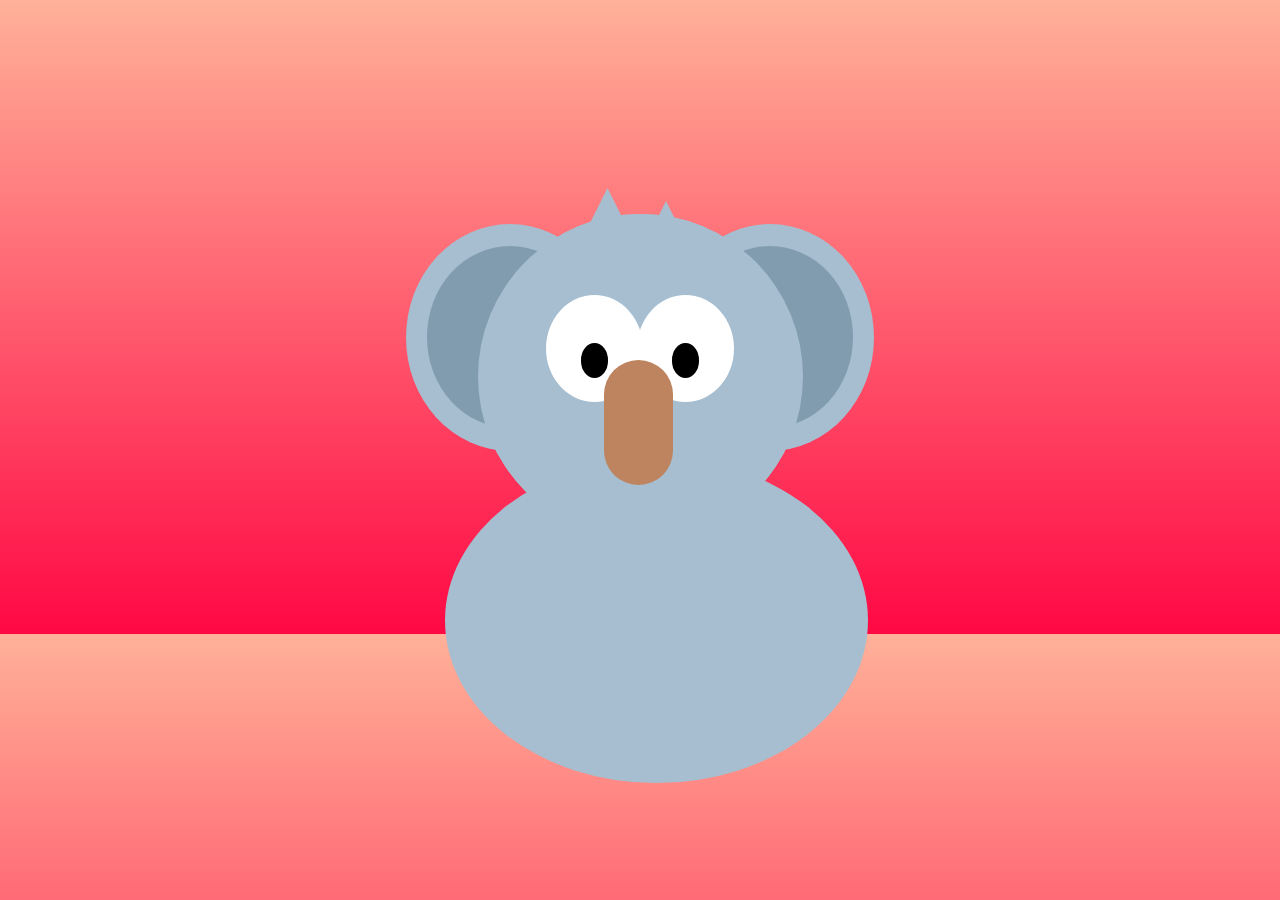
<file: kaola/index.html>
<!DOCTYPE html>
<html lang="en" dir="ltr">
  <head>
    <meta charset="utf-8" name="viewport" width="device-width initial-scale=1">
    <link href="index.css" type="text/css" rel="stylesheet"/>
    <title></title>
  </head>
  <body>
    <div class="box">
		<div class="head">
			<div class="head-copy"></div>
			<div class="ear-left">
				<div class="inner-ear">
						
				</div>
			</div>
			<div class="ear-right">
				<div class="inner-ear">
						
				</div>
			</div>
			<div class="eye-left">
				<div class="pupil">
						
				</div>
			</div>
			<div class="eye-right">
				<div class="pupil">
						
				</div>
			</div>
			<div class="nose">
					
			</div>
			<div class="hair-left">
					
			</div>
			<div class="hair-right">
					
			</div>
			<div class="body1">
				
			</div>
		</div>
		
	</div>
  </body>
</html>
</file>
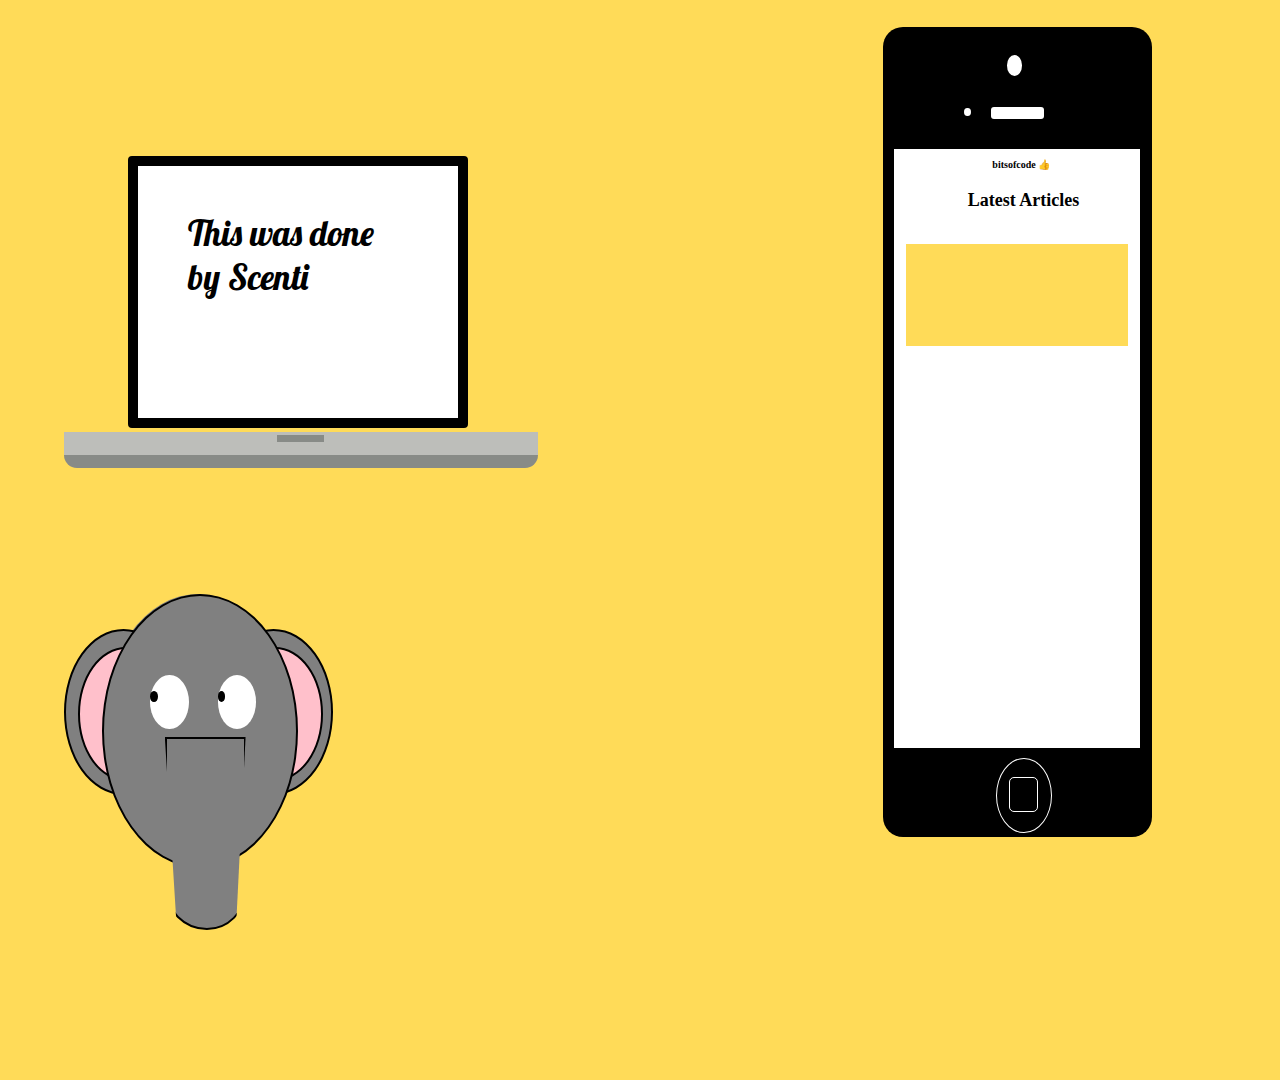
<file: laptop with writing/index.html>
<!DOCTYPE html>
<html lang="en" dir="ltr">
  <head>
    <meta charset="utf-8" name="viewport" width="device-width initial-scale=1">
    <link rel="stylesheet" type="text/css" href="index.css" />
    <link href="https://fonts.googleapis.com/css?family=Lobster" rel="stylesheet">
    <title></title>
  </head>
  <body>
      <div class="head">
            <div class="rectangle">
                <p class="text"> This was done by Scenti </p>
                </div>
                <div class="rectangle2">
                    <div class="rectangle2-1"></div>
                </div>
                <div class="rectangle3"></div>
      </div>
      <div class="phone">
          <div class="square">
              <div class="big-circle"></div>
              <div class="small-circle"></div>
              <div class="long-line"> </div>
              <div class="box1">
                    <p class="inside-text1"> bitsofcode 👍</p> <br/>
                    <p class="inside-text2"> Latest Articles</p>
                    <div class="yellow">
                        <div class="inside-text3"></div>
                    </div>
              </div>
              <div class="border-circle">
                  <div class="box-circle"></div>
              </div>
          </div>
      </div>
      <div class="clown-body">
        <div class="clown">
            <div class="clown-copy"></div>
            <div class="left-ear">
                <div class="inner-ear"></div>
            </div>
            <div class="right-ear">
                <div class="inner-ear"></div>
            </div>
             <div class="left-eye">
                 <div class="pupil"></div>
                 <div class="pupil-1"></div>
             </div>
             <div class="right-eye">
                <div class="pupil"></div>
                <div class="pupil-1"></div>
            </div>
            <div class="trunk"></div>
            <div class="trunk-shadow"></div>
        </div>
      </div>
      
  </body>
</html>
</file>
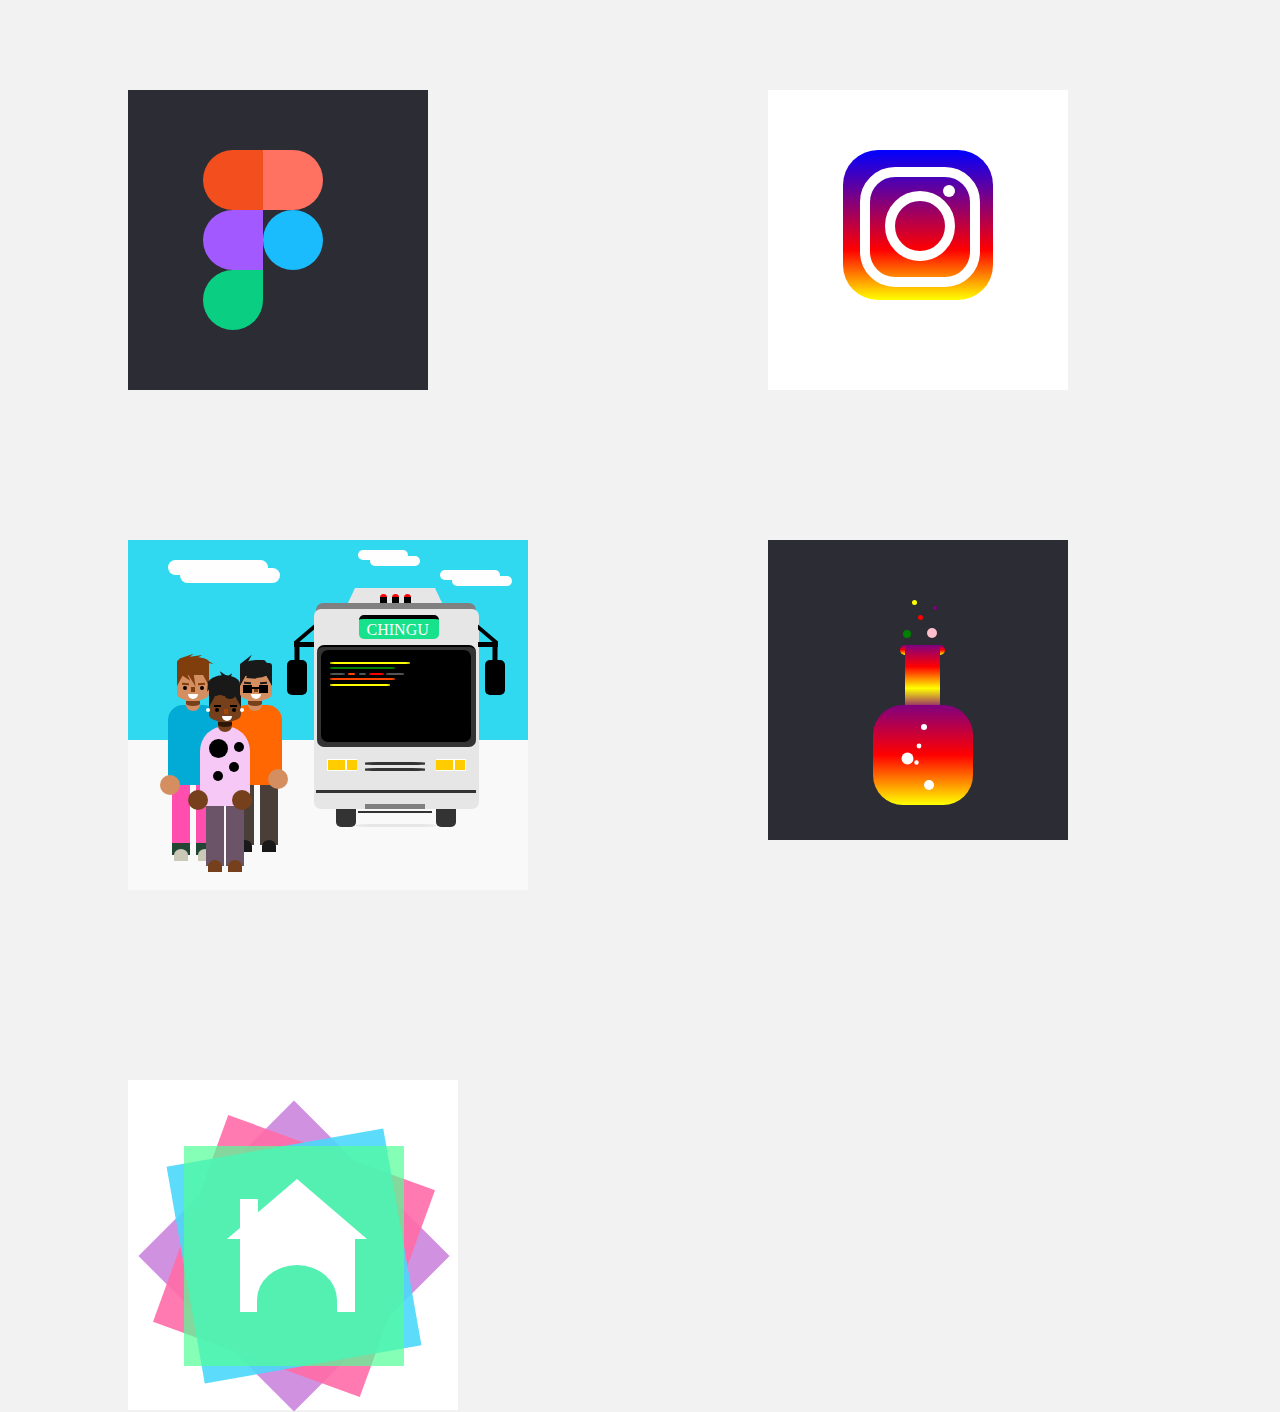
<file: logos/index.html>
<!DOCTYPE html>
<html lang="en" dir="ltr">
  <head>
    <meta charset="utf-8" name="viewport" width="device-width initial-scale=1">
    <link rel="stylesheet" type="text/css" href="index.css"/>
    <title></title>
  </head>
  <body>
    <div class="container">
        <div class="figma">
            <div class="red"></div>
            <div class="pink"></div>
            <div class="purple"></div>
            <div class="blue"></div>
            <div class="lemon"></div>
        </div>
        <div class="instagram">
            <div class="rectangle1">
                <div class="rectangle2">
                    <div class="circle1"></div>
                    <div class="circle2"></div>
                </div>
            </div>
        </div>
        <div class="chingu">
            <div class="sky">
                <div class="cloud1"></div>
                <div class="cloud2"></div>
                <div class="cloud3"></div>
                <div class="cloud4"></div>
                <div class="cloud5"></div>
                <div class="cloud6"></div>
            </div>
            <div class="floor"></div>
            <div class="bus">
                <div class="topangle"></div>
                <div class="torch1"></div>
                <div class="torch2"></div>
                <div class="torch3"></div>
                <div class="box1"></div>
                <div class="box2"></div>
                <div class="box3"></div>
                <div class="shadow"></div>
                <div class="bus-square">
                    <div class="chingu-sign"> <p class="writing">CHINGU</p> </div>
                    <div class="screen">
                        <div class="screen1">
                            <div class="screenline1"></div>
                            <div class="screenline2"></div>
                            <div class="screenline3"></div>
                            <div class="screenline4"></div>
                            <div class="screenline5"></div>
                            <div class="screenline6"></div>
                            <div class="screenline7"></div>
                            <div class="screenline8"></div>
                            <div class="screenline9"></div>
                        </div>
                    </div>
                    <div class="light">
                        <div class="yellow1"></div>
                        <div class="yellow2"></div>
                    </div>
                    <div class="light1">
                        <div class="yellow1"></div>
                        <div class="yellow2"></div>
                    </div>
                    <div class="straight1"></div>
                    <div class="straight2"></div>
                    <div class="straight3"></div>
                    <div class="straight4"></div>
                </div>
                <div class="tyres"></div>
                <div class="tyres1"></div>
                <div class="straight"></div>
                <div class="ground"></div>
            </div>
            <div class="first-human">
                    <div class="human1"></div>
                    <div class="human1-hand"></div>
                    <div class="human1-leg1"></div>
                    <div class="human1-leg2"></div>
                    <div class="human1-leg3"></div>
                    <div class="human1-leg4"></div>
                    <div class="human1-leg5"></div>
                    <div class="human1-leg6"></div>
                    <div class="human1-neck"></div>
                    <div class="human1-neckband"></div>
                    <div class="human1-head1"></div>
                    <div class="human1-head2"></div>
                    <div class="human1-head3"></div>
                    <div class="human1-semihead"></div>
                    <div class="human1-triangle1"></div>
                    <div class="human1-triangle2"></div>
                    <div class="human1-triangle3"></div>
                    <div class="human1-triangle4"></div>
                    <div class="human1-triangle5"></div>
                    <div class="human1-brow1"></div>
                    <div class="human1-brow2"></div>
                    <div class="human1-eye1"></div>
                    <div class="human1-eye2"></div>
                    <div class="human1-nose"></div>
                    <div class="human1-mouth"></div>
                </div>
                <div class="second-human">
                        <div class="human2"></div>
                        <div class="human2-hand"></div>
                        <div class="human2-leg1"></div>
                        <div class="human2-leg2"></div>
                        <div class="human2-leg3"></div>
                        <div class="human2-leg4"></div>
                        <div class="human2-neck"></div>
                        <div class="human2-neckband"></div>
                        <div class="human2-head1"></div>
                        <div class="human2-head2"></div>
                        <div class="human2-head3"></div>
                        <div class="human2-semihead"></div>
                        <div class="human2-triangle1"></div>
                        <div class="human2-box1"></div>
                        <div class="human2-triangle2"></div>
                        <div class="human2-brow1"></div>
                        <div class="human2-brow2"></div>
                        <div class="human2-eye1"></div>
                        <div class="human2-eye2"></div>
                        <div class="glass"></div>
                        <div class="human2-nose"></div>
                        <div class="human2-mouth"></div>
                    </div>
                    <div class="third-human">
                            <div class="human3">
                                <div class="ball1"></div>
                                <div class="ball2"></div>
                                <div class="ball3"></div>
                                <div class="ball4"></div>
                            </div>
                            <div class="human3-hand"></div>
                            <div class="human3-hand1"></div>
                            <div class="human3-leg1"></div>
                            <div class="human3-leg2"></div>
                            <div class="human3-leg3"></div>
                            <div class="human3-leg4"></div>
                            <div class="human3-leg5"></div>
                            <div class="human3-leg6"></div>
                            <div class="human3-neck"></div>
                            <div class="human3-neckband"></div>
                            <div class="human3-head1"></div>
                            <div class="human3-head2"></div>
                            <div class="human3-head3"></div>
                            <div class="human3-semihead"></div>
                            <div class="human3-semihead1"></div>
                            <div class="human3-semihead2"></div>
                            <div class="human3-triangle1"></div>
                            <div class="human3-triangle2"></div>
                            <div class="human3-triangle3"></div>
                            <div class="human3-triangle4"></div>
                            <div class="human3-ear1"></div>
                            <div class="human3-ear2"></div>
                            <div class="human3-brow1"></div>
                            <div class="human3-brow2"></div>
                            <div class="human3-eye1"></div>
                            <div class="human3-eye2"></div>
                            <div class="human3-nose"></div>
                            <div class="human3-mouth"></div>
                        </div>
            <div class="side"></div>
            <div class="side1"></div>
            <div class="side2"></div>
            <div class="side3"></div>
            <div class="side4"></div>
            <div class="side5"></div>
            <div class="side6"></div>
            <div class="side7"></div>
        </div>
        <div class="chemical">
            <div class="small1"></div>
            <div class="small2"></div>
            <div class="small3"></div>
            <div class="small4"></div>
            <div class="small5"></div>
            <div class="overall"> 
                <div class="smallrectangle"></div>
                <div class="square"></div>
                <div class="bigcircle1">
                    <div class="bigcircle11 floating wait2 x1"></div>
                    <div class="bigcircle12  floating x2"></div>
                    <div class="bigcircle13 floating x3"></div>
                    <div class="bigcircle14 floating x4"></div>
                    <div class="bigcircle15 floating x5"></div>
                </div>
            </div>
        </div>
        <div class="chingu-logo">
            <div class="chingu-purple"></div>
            <div class="chingu-pink"></div>
            <div class="chingu-blue"></div>
            <div class="chingu-green"></div>
            <div class="triangle"></div>
            <div class="roof-box"></div>
            <div class="square-house"></div>
            <div class="door"></div>
        </div>
    </div>
  </body>
</html>
</file>
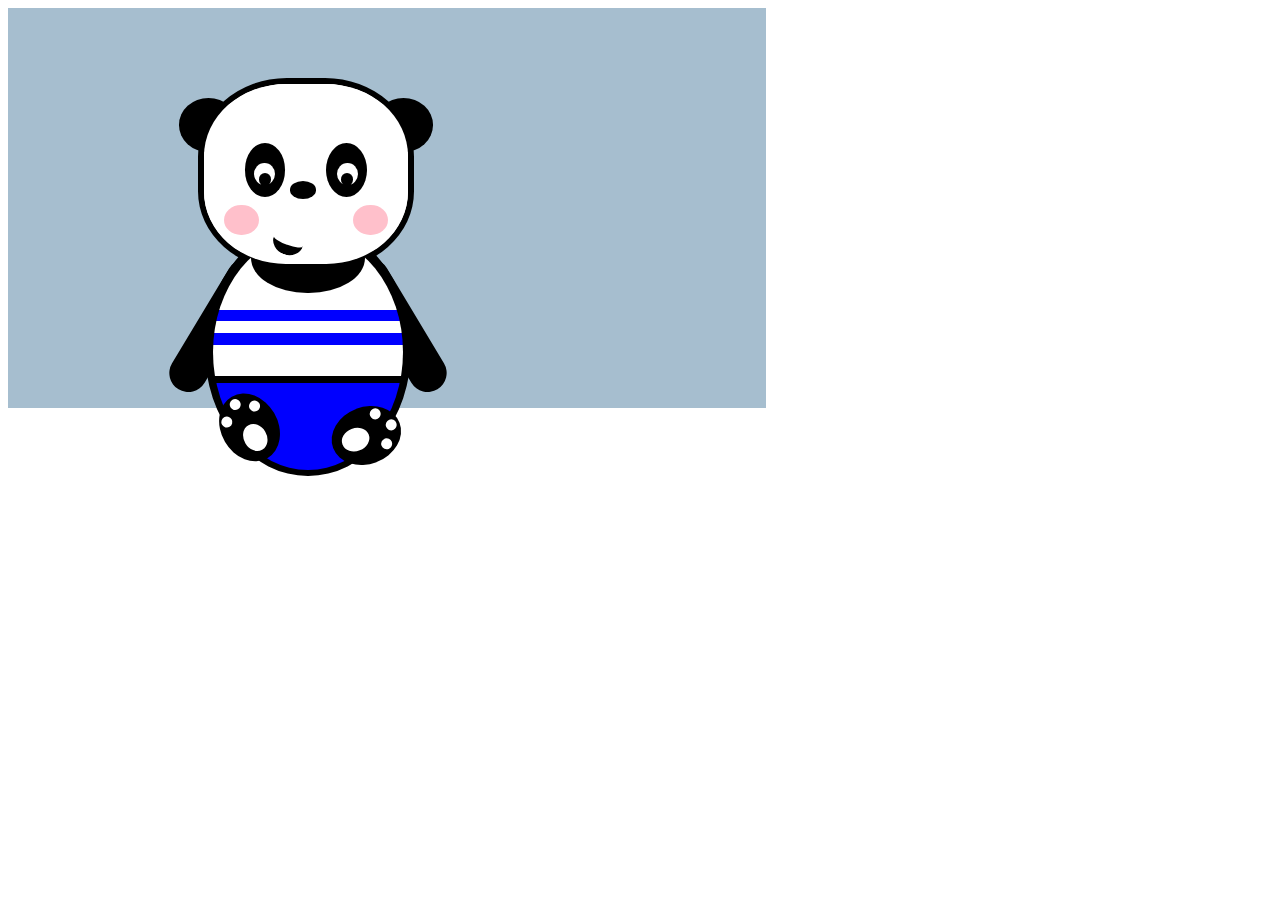
<file: panda/index.html>
<!DOCTYPE html>
<html lang="en" dir="ltr">

<head>
    <meta charset="utf-8" name="viewport" width="device-width initial-scale=1">
    <link href="index.css" type="text/css" rel="stylesheet" />
    <title></title>
</head>

<body>
    <div class="background">
        <div class="head">
            <div class="head-copy"></div>
            <div class="left-ear"></div>
            <div class="right-ear"></div>
            <div class="left-outer-eye">
                <div class="left-middle-eye">
                    <div class="left-small-eye"></div>
                </div>
            </div>
            <div class="right-outer-eye">
                <div class="right-middle-eye">
                    <div class="right-small-eye"></div>
                </div>
            </div>
            <div class="nose"></div>
            <div class="left-cheeks"></div>
            <div class="right-cheeks"></div>
            <div class="mouth"></div>
            <div class="mouth-copy"></div>
        </div>
        <div class="body">
            <div class="body-copy"></div>
            <div class="neck"></div>
            <div class="left-hand"></div>
            <div class="right-hand"></div>
            <div class="left-foot">
                <div class="left-heel"></div>
                <div class="left-toe1"></div>
                <div class="left-toe2"></div>
                <div class="left-toe3"></div>
            </div>
            <div class="right-foot">
                <div class="left-heel"></div>
                <div class="left-toe1"></div>
                <div class="left-toe2"></div>
                <div class="left-toe3"></div>
            </div>
        </div>
    </div>
</body>

</html>
</file>
<file: kaola/index.css>
body{
	background: #ff1212;
	background-image: linear-gradient(to top, #ff0844 0%, #ffb199 100%);
}
.box{
	position: relative;
	margin: 10% auto 0 auto;
	display: block;
	width: 650px;
	height: 500px;
	background: none;
}
.head{
	position: absolute;
	width: 50%;
	height: 65%;
	background: #a6becf;
	border-radius: 50%;
	top: 17.5%;
	left: 25%;
}
.head-copy{
	position: absolute;
	width: 100%;
	height: 100%;
	background: #a6becf;
	border-radius: 50%;
	z-index: 2;
}
.ear-left{
	position: absolute;
	width: 64%;
	height: 70%;
	background: #a6becf;
	z-index: 1;
	border-radius: 50%;
	top: 3%;
	left: -22%;
}
.ear-right{
	position: absolute;
	width: 64%;
	height: 70%;
	background: #a6becf;
	z-index: 1;
	border-radius: 50%;
	top: 3%;
	right: -22%;
}
.inner-ear{
	position: absolute;
	width: 80%;
	height: 80%;
	background: #819caf;
	border-radius: 50%;
	top: 10%;
	left: 10%;
	z-index: 1;
}
.eye-left{
  	position: absolute;
  	background: #ffffff;
  	width: 30%;
  	height: 33%;
  	top: 25%;
  	left: 21%;
  	border-radius: 50%;
  	z-index: 3;
}
.eye-right{
	position: absolute;
	background: #ffffff;
	width: 30%;
	height: 33%;
	top: 25%;
	right: 21%;
	border-radius: 50%;
	z-index: 3;
}
.pupil{
	position: absolute;
	width: 28%;
	height: 32%;
	top: 45%;
	left: 36%;
	border-radius: 50%;
	background: #000000;
}
.nose{
	position: absolute;
  	background: #BE845F;
  	width: 21%;
  	height: 38.5%;
  	left: 39%;
  	top: 45%;
  	border-radius: 50px;
  	z-index: 4;
}
.hair-left{
  position: absolute;
  top: -8%;
  left: 30%;
  width: 20%;
  height: 20%;
  background:  #A6BECF;
  -webkit-clip-path: polygon(50% 0%, 0% 100%, 100% 100%);
  clip-path: polygon(50% 0%, 0% 100%, 100% 100%);
}
.hair-right{
  position: absolute;
  top: -4%;
  left: 48%;
  width: 20%;
  height: 20%;
  background:  #A6BECF;
  -webkit-clip-path: polygon(50% 0%, 0% 100%, 100% 100%);
  clip-path: polygon(50% 0%, 0% 100%, 100% 100%);
}
.body1{
	position: absolute;
	background: #a6becf;
	width: 130%;
	height: 100%;
	border-radius: 50%;
	top: 75%;
	left: -10%;
}
</file>
<file: laptop with writing/index.css>
body {
    background:  #ffdb58 ;
    }
.head {
	margin: 5% auto 0 4%;
	display: block;
	width: 550px;
	height: 300px;
    background: none;

}
.rectangle {
    position: absolute;
	width: 25%;
	height: 28%;
	background: #fff;
	top: 17.3%;
    left: 10%;
    border: 10px solid #000;
    border-radius: 4px;
}
.text {
    font-size:35px;
    padding:10px 50px;
    font-family: 'Lobster', cursive;
}
.rectangle2{
    position:absolute;
    width:37%;
    height:2.5%;
    background: #BDBEBA;
    top:48%;
    left:5%;
}
.rectangle2-1 {
    position: absolute;
    width: 10%;
    height:30%;
    background: #888B87;
    left:45%;
    top: 15%    
}
.rectangle3{
    position:absolute;
    width:37%;
    height:1.5%;
    background: #888B87;
    top:50.5%;
    left:5%;
    border-radius:0px 0px 20px 20px;
}

.square {
    position: absolute;
	width: 21%;
	height: 90%;
	background: #000;
	top: 3%;
    right: 10%;
    border-radius: 20px;
}
.box1 {
    position:absolute;
    width:91.5%;
    height: 74%;
    background:#fff;
    top:15%;
    right:4.5%;
    z-index: 1;
}
.big-circle {
    position: absolute;
    width:5.5%;
    height:2.5%;
    background:#fff;
    top:3.5%;
    left:46%;
    border-radius: 100%;
    z-index: 1;
}
.small-circle {
    position: absolute;
    width:2.5%;
    height:1%;
    background:#fff;
    top:10%;
    left:30%;
    border-radius: 100%;
    z-index: 1;
}
.long-line {
    position:absolute;
    width: 20%;
    height:1.5%;
    background:#fff;
    left: 40%;
    top: 9.9%;
    border-radius:3px;
    z-index:1;
}
.border-circle {
    position: absolute;
    width:20%;
    height:9%;
    background:#000;
    bottom: 0.5%;
    z-index:1;
    left:42%;
    border-radius: 100%;
    border: 1px solid #fff;
}
.box-circle {
    position: absolute;
    width:50%;
    height:45%;
    background: #000;
    left:22%;
    top:25%;
    border-radius:5px;
    border: 1px solid #fff;
}
.inside-text1{
    position:absolute;
    left:40%;
    top:0%;
    font-size: 10px;
    font-weight: bold;
}
.inside-text2 {
    position:absolute;
    left:30%;
    top:4%;
    font-size:18px;
    font-weight: bold;
}
.yellow {
    position:absolute;
    width:90%;
    height:17%;
    background:#ffdb58;
    left:5%;
    top: 16%;
}
.clown-body {
    position:absolute;
    top:60%;
    left:5%;
    width:30%;
    height:60%;
    background:none;
}
.clown {
    position:absolute;
    top: 10%;
    width:50%;
    height:50%;
    border-radius:50%;
    background:grey;
    left:10%;
}
.clown-copy {
    position:absolute;
    width:100%;
    height:100%;
    background: grey;
    border-radius:50%;
    z-index:2;
    border:2px solid #000;
}
.left-ear {
    position:absolute;
    width: 60%;
    height:60%;
    background:grey;
    z-index:1;
    border-radius:50%;
    left:-20%;
    top:13%;
    border:2px solid #000;

}
.right-ear {
    position:absolute;
    width: 60%;
    height:60%;
    background:grey;
    z-index:1;
    border-radius:50%;
    right:-20%;
    top:13%;
    border:2px solid #000;
}
.inner-ear {
    position:absolute;
    width:80%;
    height:80%;
    background:pink;
    z-index: 1;
    top:10%;
    left:10%;
    border-radius:50%;
    border:2px solid #000;
}
.left-eye {
    position:absolute;
    top:30%;
    width:20%;
    height:20%;
    border-radius:50%;
    background:#fff;
    left:25%;
    z-index:3;
}
.right-eye {
    position:absolute;
    top:30%;
    width:20%;
    height:20%;
    border-radius:50%;
    background:#fff;
    right:20%;
    z-index:3;
}
.pupil {
    position:absolute;
    top:30%;
    width:20%;
    height:20%;
    border-radius:50%;
    background:#000;
    }
    .trunk {
    z-index: 6;
    width: 40%;
    height: 70%;
    border-top: 50px;
    border: 2px solid #000;
    border-bottom-left-radius: 45px;
    border-bottom-right-radius: 42px;
    background: grey;
    background-repeat: repeat;
    position: absolute;
    top: 53%;
    left: 32.5%;
    -webkit-clip-path: polygon(0 0, 100% 0, 88% 100%, 15% 100%);

}
</file>
<file: panda/index.css>
.background {
    position: relative;
    width: 60%;
    height: 400px;
    background: #a6becf;
}

.head {
    position: absolute;
    width: 27%;
    height: 45%;
    background: #fff;
    border-radius: 41%;
    border: 6px solid #000;
    top: 17.5%;
    left: 25%;
}
.head-copy{
	position: absolute;
	width: 100%;
	height: 100%;
	background: #fff;
	border-radius: 40%;
	z-index: 3;
}
.left-ear {
    position: absolute;
    width: 29%;
    height: 30%;
    border-radius: 50%;
    background: #000;
    left: -12%;
    z-index: 1;
    top: 8%;
}
.right-ear {
    position: absolute;
    width: 29%;
    height: 30%;
    border-radius: 50%;
    background: #000;
    right: -12%;
    z-index: 1;
    top: 8%;
}
.left-outer-eye {
    position: absolute;
    width: 20%;
    height: 30%;
    background: #000;
    z-index: 4;
    left: 20%;
    top: 33%;
    border-radius: 50%;
}
.left-middle-eye {
    position: absolute;
    z-index: 5;
    width: 51%;
    height: 41%;
    background: #fff;
    border-radius: 50%;
    top: 37%;
    left: 23%;
}
.left-small-eye {
    position: absolute;
    z-index: 6;
    width: 59%;
    height: 59%;
    background: #000;
    top: 44%;
    left: 23%;
    border-radius: 50%;
}
.right-outer-eye {
    position: absolute;
    width: 20%;
    height: 30%;
    background: #000;
    z-index: 4;
    right: 20%;
    top: 33%;
    border-radius: 50%;
}
.right-middle-eye {
    position: absolute;
    z-index: 5;
    width: 51%;
    height: 41%;
    background: #fff;
    border-radius: 50%;
    top: 37%;
    right: 23%;
}
.right-small-eye {
    position: absolute;
    z-index: 6;
    width: 59%;
    height: 59%;
    background: #000;
    top: 44%;
    right: 23%;
    border-radius: 50%;
}
.nose {
    position: absolute;
    z-index: 4;
    width: 13%;
    height: 10%;
    background: #000;
    border-radius: 49%;
    top: 54%;
    left: 42%;
}
.left-cheeks {
    position: absolute;
    z-index: 4;
    width: 17%;
    height: 17%;
    background: pink;
    border-radius: 50%;
    bottom: 16%;
    left: 10%;
}
.right-cheeks {
    position: absolute;
    z-index: 4;
    width: 17%;
    height: 17%;
    background: pink;
    border-radius: 50%;
    bottom: 16%;
    right: 10%;
}
.mouth {
    position: absolute;
    z-index: 4;
    width: 15%;
    height: 10%;
    bottom: 5%;
    left: 34%;
    background: transparent;
    border-bottom: 10px solid black;
    border-radius: 0 0 50% 50%;
    transform: rotate(20deg);
}
.body {
    position: absolute;
    width: 25%;
    height: 59%;
    background: #000;
    border-radius: 50%;
    z-index: 1;
    bottom: -17%;
    left: 26%;
    border: 8px solid #000;
}
.body-copy{
	position: absolute;
	width: 100%;
	height: 100%;
	background: #fff;
	border-radius: 50%;
    z-index: 2;
    top: 1%;
    background-image: linear-gradient(white, white 32%, blue 32%, blue 37%, white 37%, white 42%, blue 42%, blue 47%, white 47%, white 60%, black 60%, black 63%, blue 63%, blue)
}
.neck {
    position: absolute;
    width: 60%;
    height: 30%;
    border-radius: 50%;
    background: #000;
    z-index: 2;
    left: 20%;
    top: -4%;
}
.left-hand {
    position: absolute;
    width: 20%;
    height: 63%;
    background: #000;
    transform: rotate(31deg);
    z-index: 0;
    top: 8%;
    left: -8%;
    border-radius: 50px;
}
.right-hand {
    position: absolute;
    width: 20%;
    height: 63%;
    background: #000;
    transform: rotate(-31deg);
    z-index: 0;
    top: 8%;
    right: -8%;
    border-radius: 50px;
}
.left-foot {
    position: absolute;
    width: 30%;
    height: 30%;
    border-radius: 50%;
    transform: rotate(-30deg);
    background: #000;
    left: 4%;
    bottom: 2%;
    z-index: 3;
}
.left-heel {
    position: absolute;
    width: 40%;
    height: 40%;
    background: #fff;
    border-radius: 50%;
    top: 46%;
    left: 30%;
}
.left-toe1 {
    position: absolute;
    width: 20%;
    height: 16%;
    background: #fff;
    border-radius: 50%;
    top: 20%;
    left: 10%;
}
.left-toe2 {
    position: absolute;
    width: 20%;
    height: 16%;
    background: #fff;
    border-radius: 50%;
    top: 4%;
    left: 38%;
}
.left-toe3 {
    position: absolute;
    width: 20%;
    height: 16%;
    background: #fff;
    border-radius: 50%;
    top: 20%;
    left: 66%;
}
.right-foot {
    position: absolute;
    width: 30%;
    height: 30%;
    border-radius: 50%;
    transform: rotate(69deg);
    background: #000;
    right: 4%;
    bottom: -1%;
    z-index: 3;
}
.right-heel {
    position: absolute;
    width: 40%;
    height: 40%;
    background: #fff;
    border-radius: 50%;
    top: 46%;
    right: 30%;
}
.right-toe1 {
    position: absolute;
    width: 20%;
    height: 16%;
    background: #fff;
    border-radius: 50%;
    top: 20%;
    right: 10%;
}
.right-toe2 {
    position: absolute;
    width: 20%;
    height: 16%;
    background: #fff;
    border-radius: 50%;
    top: 4%;
    right: 38%;
}
.right-toe3 {
    position: absolute;
    width: 20%;
    height: 16%;
    background: #fff;
    border-radius: 50%;
    top: 20%;
    right: 66%;
}
</file>
<file: logos/index.css>
body {
    background: #f2f2f2;
}
.animated {
    -webkit-animation-duration: 1s;
    animation-duration: 1s;
    -webkit-animation-fill-mode: both;
    animation-fill-mode: both;
  }
  
  .animated.infinite {
    -webkit-animation-iteration-count: infinite;
    animation-iteration-count: infinite;
  }
  
  .x1 {
    -webkit-animation: animateBubble 25s linear infinite, sideWays 2s ease-in-out infinite alternate;
	-moz-animation: animateBubble 25s linear infinite, sideWays 2s ease-in-out infinite alternate;
	animation: animateBubble 25s linear infinite, sideWays 2s ease-in-out infinite alternate;
	
	
	
	-webkit-transform: scale(0.6);
	-moz-transform: scale(0.6);
	transform: scale(0.6);
}

.x2 {
    -webkit-animation: animateBubble 20s linear infinite, sideWays 4s ease-in-out infinite alternate;
	-moz-animation: animateBubble 20s linear infinite, sideWays 4s ease-in-out infinite alternate;
	animation: animateBubble 20s linear infinite, sideWays 4s ease-in-out infinite alternate;
	
	
	
	-webkit-transform: scale(0.4);
	-moz-transform: scale(0.4);
	transform: scale(0.4);
}

.x3 {
    -webkit-animation: animateBubble 28s linear infinite, sideWays 2s ease-in-out infinite alternate;
	-moz-animation: animateBubble 28s linear infinite, sideWays 2s ease-in-out infinite alternate;
	animation: animateBubble 28s linear infinite, sideWays 2s ease-in-out infinite alternate;
	
	
	
	-webkit-transform: scale(0.7);
	-moz-transform: scale(0.7);
	transform: scale(0.7);
}

.x4 {
    -webkit-animation: animateBubble 22s linear infinite, sideWays 3s ease-in-out infinite alternate;
	-moz-animation: animateBubble 22s linear infinite, sideWays 3s ease-in-out infinite alternate;
	animation: animateBubble 22s linear infinite, sideWays 3s ease-in-out infinite alternate;
	
	
	-webkit-transform: scale(0.3);
	-moz-transform: scale(0.3);
	transform: scale(0.3);
}

.x5 {
    -webkit-animation: animateBubble 29s linear infinite, sideWays 4s ease-in-out infinite alternate;
	-moz-animation: animateBubble 29s linear infinite, sideWays 4s ease-in-out infinite alternate;
	animation: animateBubble 29s linear infinite, sideWays 4s ease-in-out infinite alternate;
	
	
	
	-webkit-transform: scale(0.5);
	-moz-transform: scale(0.5);
	transform: scale(0.5);
}





@-webkit-keyframes animateBubble {
    0% {
        margin-top: 10px;
    }
    100% {
        margin-top: -100%;
    }
}

@-moz-keyframes animateBubble {
    0% {
        margin-top: 10px;
    }
    100% {
        margin-top: -100%;
    }
}

@keyframes animateBubble {
    0% {
        margin-top: 10px;
    }
    100% {
        margin-top: -100%;
    }
}


@-webkit-keyframes sideWays { 
    0% { 
        margin-left:0px;
    }
    100% { 
        margin-left:10px;
    }
}

@-moz-keyframes sideWays { 
    0% { 
        margin-left:0px;
    }
    100% { 
        margin-left:10px;
    }
}

@keyframes sideWays { 
    0% { 
        margin-left:0px;
    }
    100% { 
        margin-left:10px;
    }
}

.container {
    background:skyblue;
}
.figma {
    position:absolute;
    width: 300px;
    height: 300px;
    background: #2C2C34;
    top:10%;
    left:10%;
    z-index:1;
}
.red {
    position:absolute;
    width:60px;
    height:60px;
    background:#F24E1E;
    z-index:2;
    top: 20%;
    left: 25%;
    border-top-left-radius: 30px;
    border-bottom-left-radius: 30px;
}
.pink {
    position:absolute;
    width:60px;
    height:60px;
    background:#FF7262;
    z-index:2;
    top: 20%;
    right: 35%;
    border-top-left-radius: 30px;
    border-bottom-left-radius: 30px;
    transform: rotate(180deg);
}
.purple {
    position:absolute;
    width:60px;
    height:60px;
    background:#A259FF;
    z-index:2;
    top: 40%;
    left: 25%;
    border-top-left-radius: 30px;
    border-bottom-left-radius: 30px;
}
.blue {
    position:absolute;
    width:60px;
    height:60px;
    background:#1ABCFE;
    z-index:2;
    top: 40%;
    right: 35%;
    border-radius: 30px;
}
.lemon {
    position:absolute;
    width:60px;
    height:60px;
    background:#0ACF83;
    z-index:2;
    top: 60%;
    left: 25%;
    border-top-left-radius: 30px;
    border-bottom-left-radius: 30px;
    border-bottom-right-radius: 30px;
}
.instagram {
    position:absolute;
    width: 300px;
    height: 300px;
    background: #ffffff;
    top:10%;
    left:60%;
    z-index:1;
}
.rectangle1 {
    position:absolute;
    width:150px;
    height:150px;
    background:linear-gradient(blue, purple, red, yellow);
    top:20%;
    left:25%;
    border-radius:35px;
}
.rectangle2 {
    position:absolute;
    width:100px;
    height:100px;
    top:11%;
    left:11%;
    border:10px solid #ffffff;
    border-radius:35px;
}
.circle1{
    position:absolute;
    width:50px;
    height:50px;
    top:14%;
    left:15%;
    border:10px solid #ffffff;
    border-radius:40px;
}
.circle2 {
    position:absolute;
    width:12px;
    height:12px;
    top:8%;
    right:15%;
    background:#ffffff;
    border-radius:40px;
}
.chingu {
    position:absolute;
    width: 400px;
    height: 300px;
    background: rgb(49, 217, 240);
    top:60%;
    left:10%;
    z-index:1;
}
.sky {
    position:absolute;
    width: 400px;
    height: 200px;
    background: rgb(49, 217, 240);
    top:0%;
    left:0%;
    z-index:1;
}
.floor {
    position:absolute;
    width: 400px;
    height: 150px;
    background: #F9F9F9;
    top:66.5%;
    left:0%;
    z-index:1;
}
.cloud1 {
    position:absolute;
    width: 100px;
    height: 15px;
    background: #FEFEFE;
    top:10%;
    left:10%;
    border-radius: 20px;
}
.cloud2 {
    position:absolute;
    width: 100px;
    height: 15px;
    background: #FEFEFE;
    top:14%;
    left:13%;
    border-radius: 20px;
}
.cloud3 {
    position:absolute;
    width: 50px;
    height: 10px;
    background: #FEFEFE;
    top:5%;
    right:30%;
    border-radius: 20px;
}
.cloud4 {
    position:absolute;
    width: 50px;
    height: 10px;
    background: #FEFEFE;
    top:8%;
    right:27%;
    border-radius: 20px;
}
.cloud5 {
    position:absolute;
    width: 60px;
    height: 10px;
    background: #FEFEFE;
    top:15%;
    right:7%;
    border-radius: 20px;
}
.cloud6 {
    position:absolute;
    width: 60px;
    height: 10px;
    background: #FEFEFE;
    top:18%;
    right:4%;
    border-radius: 20px;
}
.topangle {
    position:absolute;
    top:16%;
    left:55%;
    z-index:2;
    width:80px;
    height:0px;
    border-bottom: 15px solid #E6E6E6;
    border-left: 7px solid transparent;
    border-right: 7px solid transparent;
}
.box1 {
    position:absolute;
    top:19%;
    left:63%;
    z-index:2;
    width:7px;
    height:7px;
    background:#000000;
}
.box2 {
    position:absolute;
    top:19%;
    left:66%;
    z-index:2;
    width:7px;
    height:7px;
    background:#000000;
}
.box3 {
    position:absolute;
    top:19%;
    left:69%;
    z-index:2;
    width:7px;
    height:7px;
    background:#000000;
}
.torch1 {
    position:absolute;
    top:18%;
    left:63%;
    z-index:2;
    width:7px;
    height:7px;
    border-radius:50%;
    background:red;
}
.torch2 {
    position:absolute;
    top:18%;
    left:66%;
    z-index:2;
    width:7px;
    height:7px;
    border-radius:50%;
    background:red;
}
.torch3 {
    position:absolute;
    top:18%;
    left:69%;
    z-index:2;
    width:7px;
    height:7px;
    border-radius:50%;
    background:red;
}
.shadow {
    position:absolute;
    top:21%;
    left:47%;
    z-index:2;
    width:160px;
    height:10px;
    background:grey;
    border-top-right-radius:7px;
    border-top-left-radius:7px;
}
.bus-square {
    position:absolute;
    top:23%;
    left:46.5%;
    z-index:2;
    width:165px;
    height:200px;
    background:#E6E6E6;
    border-radius:7px;
}
.chingu-sign {
    position:absolute;
    top:3%;
    left:27%;
    z-index:2;
    width:80px;
    height:20px;
    background:#17E28B;
    border-radius:5px;
    border-top: 4px solid black;
}
.writing {
    position:absolute;
    color:#FFFFFF;
    top:-70%;
    left:10%;
}
.screen {
    position:absolute;
    top:18%;
    left:2%;
    z-index:2;
    width:159px;
    height:100px;
    background: #333333;
    border-radius: 7px;
    border-top: 2px solid black;
}
.screen1 {
    position:absolute;
    top:3%;
    left:2.5%;
    z-index:2;
    width:150px;
    height:92px;
    background: #000000;
    border-radius: 7px;
}
.screenline1 {
    position:absolute;
    top:13%;
    left:6%;
    z-index:2;
    width:80px;
    height:2px;
    border-radius:20%;
    background:yellow;
}
.screenline2 {
    position:absolute;
    top:19%;
    left:6%;
    z-index:2;
    width:65px;
    height:2px;
    border-radius:20%;
    background:green;
}
.screenline3 {
    position:absolute;
    top:25%;
    left:6%;
    z-index:2;
    width:15px;
    height:2px;
    border-radius:20%;
    background:#545454;
}
.screenline4 {
    position:absolute;
    top:25%;
    left:18%;
    z-index:2;
    width:7px;
    height:2px;
    border-radius:20%;
    background:orangered;
}
.screenline5 {
    position:absolute;
    top:25%;
    left:25%;
    z-index:2;
    width:7px;
    height:2px;
    border-radius:20%;
    background:#545454;
}
.screenline6 {
    position:absolute;
    top:25%;
    left:32%;
    z-index:2;
    width:15px;
    height:2px;
    border-radius:20%;
    background:red;
}
.screenline7 {
    position:absolute;
    top:25%;
    left:43%;
    z-index:2;
    width:18px;
    height:2px;
    border-radius:20%;
    background:#545454;
}
.screenline8 {
    position:absolute;
    top:30%;
    left:6%;
    z-index:2;
    width:65px;
    height:2px;
    border-radius:20%;
    background:orangered;
}
.screenline9 {
    position:absolute;
    top:37%;
    left:6%;
    z-index:2;
    width:60px;
    height:2px;
    border-radius:20%;
    background:yellow;
}
.light {
    position:absolute;
    top:75%;
    left:8%;
    z-index:2;
    width:30px;
    height:12px;
    background:#FFFFFF;
}
.light1 {
    position:absolute;
    top:75%;
    right:8%;
    z-index:2;
    width:30px;
    height:12px;
    background:#FFFFFF;
}
.yellow1{
    position:absolute;
    top:12%;
    left:2%;
    z-index:2;
    width:17px;
    height:10px;
    background:#FFCC00;
}
.yellow2{
    position:absolute;
    top:12%;
    right:2%;
    z-index:2;
    width:10px;
    height:10px;
    background:#FFCC00;
}
.tyres {
    position:absolute;
    bottom:4.4%;
    left:52%;
    z-index:2;
    width:20px;
    height:18px;
    background:#333333;
    border-bottom-left-radius:5px;
    border-bottom-right-radius:5px;
}
.tyres1 {
    position:absolute;
    bottom:4.4%;
    right:18%;
    z-index:2;
    width:20px;
    height:18px;
    background:#333333;
    border-bottom-left-radius:5px;
    border-bottom-right-radius:5px;
}
.straight1 {
    position:absolute;
    bottom:22%;
    right:32.5%;
    z-index:2;
    width:60px;
    height:3px;
    border-radius:20%;
    background:#333333;
}
.straight2 {
    position:absolute;
    bottom:19%;
    right:32.5%;
    z-index:2;
    width:60px;
    height:3px;
    border-radius:20%;
    background:#333333;
}
.straight3 {
    position:absolute;
    bottom:8%;
    right:2%;
    z-index:2;
    width:160px;
    height:3px;
    background:#333333;
}
.straight4 {
    position:absolute;
    bottom:0%;
    right:32.5%;
    z-index:2;
    width:60px;
    height:5px;
    background:grey;
}
.straight {
    position:absolute;
    bottom:9%;
    right:24%;
    z-index:2;
    width:74px;
    height:2px;
    background:#333333;
}
.ground {
    position:absolute;
    bottom:4.5%;
    right:23%;
    z-index:2;
    width:80px;
    height:3px;
    border-radius:35%;
    background:#E6E6E6;
}
.side {
    position:absolute;
    top:31%;
    left:41.5%;
    z-index:2;
    width:20px;
    height:5px;
    background:#000000;
    transform: skewY(-220deg);
}
.side1 {
    position:absolute;
    top:34%;
    left:41.5%;
    z-index:2;
    width:20px;
    height:5px;
    background:#000000;
}
.side2 {
    position:absolute;
    top:37%;
    left:39.8%;
    z-index:2;
    width:20px;
    height:5px;
    background:#000000;
    transform: rotate(90deg);
}
.side3 {
    position:absolute;
    top:40%;
    left:39.8%;
    z-index:2;
    width:20px;
    height:35px;
    background:#000000;
    border-radius: 5px;
    border-bottom: 2px soild #333333;    
}
.side4 {
    position:absolute;
    top:31%;
    right:7.5%;
    z-index:2;
    width:20px;
    height:5px;
    background:#000000;
    transform: skewY(220deg);
}
.side5 {
    position:absolute;
    top:34%;
    right:7.5%;
    z-index:2;
    width:20px;
    height:5px;
    background:#000000;
}
.side6 {
    position:absolute;
    top:37%;
    right:5.8%;
    z-index:2;
    width:20px;
    height:5px;
    background:#000000;
    transform: rotate(90deg);
}
.side7 {
    position:absolute;
    top:40%;
    right:5.8%;
    z-index:2;
    width:20px;
    height:35px;
    background:#000000;
    border-radius: 5px;
    border-bottom: 2px soild #333333;    
}
.chemical {
    position:absolute;
    width: 300px;
    height: 300px;
    background: #2C2C34;
    top:60%;
    left:60%;
    z-index:1;
}
.small1 {
    position:absolute;
    height:5px;
    width:5px;
    background:yellow;
    border-radius:50%;
    top:20%;
    left:48%;
}
.small2 {
    position:absolute;
    height:5px;
    width:5px;
    background:red;
    border-radius:50%;
    top:25%;
    left:50%;
}
.small3 {
    position:absolute;
    height:8px;
    width:8px;
    background:green;
    border-radius:50%;
    top:30%;
    left:45%;
}
.small4 {
    position:absolute;
    height:4px;
    width:4px;
    background:purple;
    border-radius:50%;
    top:22%;
    left:55%;
}
.small5 {
    position:absolute;
    height:10px;
    width:10px;
    background:pink;
    border-radius:50%;
    top:29.3%;
    left:53%;
}

.smallrectangle {
    position:absolute;
    height:10px;
    width:45px;
    background:linear-gradient(purple, red, yellow);
    top:35%;
    left:44%;
    border-radius: 5px;
}
.square {
    position:absolute;
    height:65px;
    width:35px;
    background:linear-gradient(purple, red, yellow, purple);
    top:35%;
    left:45.5%;
    z-index:2;
}
.bigcircle1 {
    position:absolute;
    height:100px;
    width:100px;
    background:linear-gradient(purple, red, yellow);
    top:55%;
    left:35%;
    border-top-left-radius: 30px;
    border-top-right-radius: 30px;
    border-bottom-right-radius: 30px;
    border-bottom-left-radius: 30px;
    z-index:3;
}
.wait2 {
    -webkit-animation-delay: 2s;
    animation-delay: 2s;
}
.bigcircle11{
    position:absolute;
    height:10px;
    width:10px;
    background:#fff;
    top:17%;
    left:45.5%;
    border-radius:50%;
}
.bigcircle12{
    position:absolute;
    height:12px;
    width:12px;
    background:#fff;
    top:35%;
    left:40%;
    border-radius:50%;
}
.bigcircle13{
    position:absolute;
    height:17px;
    width:17px;
    background:#fff;
    top:45%;
    left:25.5%;
    border-radius:50%;
}
.bigcircle14{
    position:absolute;
    height:15px;
    width:15px;
    background:#fff;
    top:50%;
    left:35.5%;
    border-radius:50%;
}
.bigcircle15{
    position:absolute;
    height:20px;
    width:20px;
    background:#fff;
    top:70%;
    left:45.5%;
    border-radius:50%;
}
.human1{
    position:absolute;
    width: 50px;
    height: 80px;
    background: #02ABD5;
    top:55%;
    left:10%;
    z-index:1;
    border-top-left-radius:15px;
    border-top-right-radius:15px;
}
.human1-hand {
    position:absolute;
    width: 20px;
    height: 20px;
    background: #D48E60;
    bottom:15%;
    left:8%;
    z-index:2;
    border-radius:50%;
}
.human1-leg1 {
    position:absolute;
    width: 18px;
    height: 60px;
    background: #FF4EAE;
    top:81.5%;
    left:11%;
    z-index:1;
}
.human1-leg2 {
    position:absolute;
    width: 18px;
    height: 60px;
    background: #FF4EAE;
    top:81.5%;
    left:17%;
    z-index:1;
}
.human1-leg3 {
    position:absolute;
    width: 18px;
    height: 12px;
    background: #214633;
    top:101%;
    left:11%;
    z-index:1;
}
.human1-leg4 {
    position:absolute;
    width: 18px;
    height: 12px;
    background: #214633;
    top:101%;
    left:17%;
    z-index:1;
}
.human1-leg5 {
    position:absolute;
    width: 14px;
    height: 12px;
    background: #CAC8B7;
    top:103%;
    left:11.5%;
    z-index:1;
    border-top-left-radius: 50%;
    border-top-right-radius: 50%;
}
.human1-leg6 {
    position:absolute;
    width: 14px;
    height: 12px;
    background: #CAC8B7;
    top:103%;
    left:17.5%;
    z-index:1;
    border-top-left-radius: 50%;
    border-top-right-radius: 50%;
}
.human1-neck {
    position:absolute;
    width: 14px;
    height: 12px;
    background: #D48E60;
    top:53%;
    left:14.5%;
    z-index:1;
    border-bottom-left-radius: 50%;
    border-bottom-right-radius: 50%;
}
.human1-neckband {
    position:absolute;
    width: 14px;
    height: 5px;
    background: #75401B;
    top:53.5%;
    left:14.5%;
    z-index:1;
    border-bottom-left-radius: 50%;
    border-bottom-right-radius: 50%;
}
.human1-head1 {
    position:absolute;
    width: 32px;
    height:15px;
    background: #D48E60;
    top:48.5%;
    left:12.2%;
    border-bottom-left-radius: 50%;
    border-bottom-right-radius: 50%;
    z-index:2;
}
.human1-head2 {
    position:absolute;
    top:45%;
    left:12.2%;
    width:20px;
    z-index:2;
    height:0px;
    border-bottom: 11px solid #D48E60;
    border-left: 6px solid transparent;
    border-right: 6px solid transparent;
}
.human1-head3 {
    position:absolute;
    top:42%;
    left:12.2%;
    width:32px;
    height:20px;
    background:  rgb(129, 62, 13);
    z-index:1;
}
.human1-semihead {
    position:absolute;
    width: 32px;
    height: 10px;
    background:  rgb(129, 62, 13);
    top:39%;
    left:12.2%;
    z-index:1;
    border-top-left-radius: 50%;
    border-top-right-radius: 50%;
}
.human1-triangle1 {
    position:absolute;
    width: 0;
    height: 0;
    top:44%;
    left:14%;
    z-index:2;
    border-top: 10px solid rgb(129, 62, 13);
    border-left: 3px solid transparent;
    border-right: 3px solid transparent;
    transform: rotate(-40deg);
}
.human1-triangle2 {
    position:absolute;
    width: 0;
    height: 0;
    top:44%;
    left:15.5%;
    z-index:2;
    border-top: 15px solid  rgb(129, 62, 13);
    border-left: 3px solid transparent;
    border-right: 3px solid transparent;
    transform: rotate(-20deg);
}
.human1-triangle3 {
    position:absolute;
    width: 0;
    height: 0;
    top:36.5%;
    left:14%;
    z-index:2;
    border-bottom: 15px solid  rgb(129, 62, 13);
    border-left: 3px solid transparent;
    border-right: 3px solid transparent;
    transform: rotate(60deg);
}
.human1-triangle4 {
    position:absolute;
    width: 0;
    height: 0;
    top:36.5%;
    left:16%;
    z-index:2;
    border-bottom: 15px solid  rgb(129, 62, 13);
    border-left: 3px solid transparent;
    border-right: 3px solid transparent;
    transform: rotate(70deg);
}
.human1-triangle5 {
    position:absolute;
    width: 0;
    height: 0;
    top:38.5%;
    left:19.5%;
    z-index:2;
    border-bottom: 12px solid  rgb(129, 62, 13);
    border-left: 2px solid transparent;
    border-right: 2px solid transparent;
    transform: rotate(110deg);
}
.human1-brow1{
    position:absolute;
    width: 7px;
    height: 2px;
    top:47.5%;
    left:13.5%;
    z-index:2;
    background: rgb(129, 62, 13);
    transform: rotate(5deg);
}
.human1-brow2{
    position:absolute;
    width: 7px;
    height: 2px;
    top:47.5%;
    left:17.5%;
    z-index:2;
    background: rgb(129, 62, 13);
    transform: rotate(-5deg);
}
.human1-eye1 {
    position:absolute;
    width: 4px;
    height: 4px;
    top:48.5%;
    left:13.8%;
    z-index:2;
    background: #000000;
    border-radius:100%;
}
.human1-eye2 {
    position:absolute;
    width: 4px;
    height: 4px;
    top:48.5%;
    left:18%;
    z-index:2;
    background: #000000;
    border-radius:100%;
}
.human1-nose {
    position:absolute;
    width: 4px;
    height: 5px;
    top:49%;
    left:15.7%;
    z-index:2;
    background: rgb(129, 62, 13);
}
.human1-mouth {
    position:absolute;
    width: 10px;
    height:5px;
    background: #FFFFFF;
    top:51.3%;
    left:15%;
    border-bottom-left-radius: 10px;
    border-bottom-right-radius: 10px;
    z-index:2;
}
.human2 {
    position:absolute;
    width: 50px;
    height: 80px;
    background: #FE6702;
    top:55%;
    left:26%;
    z-index:1;
    border-top-left-radius:15px;
    border-top-right-radius:15px;
}
.human2-hand {
    position:absolute;
    width: 20px;
    height: 20px;
    background: #D48E60;
    bottom:17%;
    left:35%;
    z-index:2;
    border-radius:50%;
}
.human2-leg1 {
    position:absolute;
    width: 18px;
    height: 60px;
    background: #493F38;
    top:81.5%;
    left:33%;
    z-index:1;
}
.human2-leg2 {
    position:absolute;
    width: 18px;
    height: 60px;
    background: #493F38;
    top:81.5%;
    left:27%;
    z-index:1;
}
.human2-leg3 {
    position:absolute;
    width: 14px;
    height: 12px;
    background: #181818;
    top:100%;
    left:33.5%;
    z-index:1;
    border-top-left-radius: 50%;
    border-top-right-radius: 50%;
}
.human2-leg4 {
    position:absolute;
    width: 14px;
    height: 12px;
    background: #181818;
    top:100%;
    left:27.5%;
    z-index:1;
    border-top-left-radius: 50%;
    border-top-right-radius: 50%;
}
.human2-neck {
    position:absolute;
    width: 14px;
    height: 12px;
    background: #D48E60;
    top:53%;
    left:30%;
    z-index:1;
    border-bottom-left-radius: 50%;
    border-bottom-right-radius: 50%;
}
.human2-neckband {
    position:absolute;
    width: 14px;
    height: 5px;
    background: #75401B;
    top:53.5%;
    left:30%;
    z-index:1;
    border-bottom-left-radius: 50%;
    border-bottom-right-radius: 50%;
}
.human2-head1 {
    position:absolute;
    width: 32px;
    height:15px;
    background: #D48E60;
    top:48.5%;
    left:28%;
    border-bottom-left-radius: 50%;
    border-bottom-right-radius: 50%;
    z-index:2;
}
.human2-head2 {
    position:absolute;
    top:45%;
    left:28%;
    width:20px;
    z-index:2;
    height:0px;
    border-bottom: 11px solid #D48E60;
    border-left: 6px solid transparent;
    border-right: 6px solid transparent;
}
.human2-head3 {
    position:absolute;
    top:41%;
    left:28%;
    width:32px;
    height:27px;
    background:  #191919;
    z-index:1;
    border-top-left-radius:3px;
    border-top-right-radius:3px;
}
.human2-semihead {
    position:absolute;
    width: 32px;
    height: 18px;
    background:  #191919;
    top:39.9%;
    left:28%;
    z-index:2;
    border-radius: 50%;
}
.human2-triangle1 {
    position:absolute;
    width: 0;
    height: 0;
    top:37.5%;
    left:29%;
    z-index:2;
    border-bottom: 15px solid  #191919;
    border-left: 3px solid transparent;
    border-right: 3px solid transparent;
    transform: rotate(40deg);
}
.human2-box1 {
    position:absolute;
    width: 10px;
    height: 3px;
    top:40%;
    left:32%;
    z-index:2;
    background: #191919;
    border-top-right-radius:3px;
}
.human2-triangle2 {
    position:absolute;
    width: 0;
    height: 0;
    top:44%;
    left:30.2%;
    z-index:2;
    border-top: 10px solid #191919;
    border-left: 3px solid transparent;
    border-right: 3px solid transparent;
    transform: rotate(-70deg);
}
.human2-brow1{
    position:absolute;
    width: 7px;
    height: 2px;
    top:47.2%;
    left:29%;
    z-index:2;
    background: #191919;
    transform: rotate(5deg);
}
.human2-brow2{
    position:absolute;
    width: 7px;
    height: 2px;
    top:47.2%;
    left:33%;
    z-index:2;
    background: #191919;
    transform: rotate(-5deg);
}
.human2-eye1 {
    position:absolute;
    width: 9px;
    height: 8px;
    top:48.2%;
    left:28.7%;
    z-index:2;
    background: #000000;
}
.human2-eye2 {
    position:absolute;
    width: 9px;
    height: 8px;
    top:48.2%;
    left:32.7%;
    z-index:2;
    background: #000000;
}
.glass {
    position:absolute;
    width: 9px;
    height: 2px;
    top:49.1%;
    left:30.5%;
    z-index:3;
    background: #000000;
}
.human2-nose {
    position:absolute;
    width: 4px;
    height: 4px;
    top:49.3%;
    left:31.5%;
    z-index:2;
    background: rgb(129, 62, 13);
}
.human2-mouth {
    position:absolute;
    width: 10px;
    height:5px;
    background: #FFFFFF;
    top:51.3%;
    left:30.7%;
    border-bottom-left-radius: 10px;
    border-bottom-right-radius: 10px;
    z-index:2;
}
.human3 {
    position:absolute;
    width: 50px;
    height: 80px;
    background: #F6C8F5;  
    top:62%;
    left:18%;
    z-index:1;
    border-top-left-radius:25px;
    border-top-right-radius:25px;
}
.ball1 {
    position:absolute;
    height:19px;
    width:19px;
    background:black;
    top:16%;
    left:18%;
    border-radius:50%;
}
.ball2 {
    position:absolute;
    height:10px;
    width:10px;
    background:black;
    top:20%;
    left:68%;
    border-radius:50%;
}
.ball3 {
    position:absolute;
    height:10px;
    width:10px;
    background:black;
    top:45%;
    left:58%;
    border-radius:50%;
}
.ball4 {
    position:absolute;
    height:10px;
    width:10px;
    background:black;
    top:56%;
    left:25%;
    border-radius:50%;
}
.human3-hand {
    position:absolute;
    width: 20px;
    height: 20px;
    background: #75401B;
    bottom:10%;
    left:15%;
    z-index:2;
    border-radius:50%;
}
.human3-hand1 {
    position:absolute;
    width: 20px;
    height: 20px;
    background: #75401B;
    bottom:10%;
    left:26%;
    z-index:2;
    border-radius:50%;
}
.human3-leg1 {
    position:absolute;
    width: 18px;
    height: 60px;
    background: #6C5468;
    top:88.5%;
    left:19.5%;
    z-index:1;
}
.human3-leg2 {
    position:absolute;
    width: 18px;
    height: 60px;
    background: #6C5468;
    top:88.5%;
    left:24.5%;
    z-index:1;
}
.human3-leg3 {
    position:absolute;
    width: 14px;
    height: 12px;
    background: #75401B;
    top:106.5%;
    left:20%;
    z-index:1;
    border-top-left-radius: 50%;
    border-top-right-radius: 50%;
}
.human3-leg4 {
    position:absolute;
    width: 14px;
    height: 12px;
    background: #75401B;
    top:106.5%;
    left:25%;
    z-index:1;
    border-top-left-radius: 50%;
    border-top-right-radius: 50%;
}
.human3-neck {
    position:absolute;
    width: 14px;
    height: 12px;
    background: #75401B;
    top:60%;
    left:22.5%;
    z-index:1;
    border-bottom-left-radius: 50%;
    border-bottom-right-radius: 50%;
}
.human3-neckband {
    position:absolute;
    width: 14px;
    height: 5px;
    background: rgb(46, 23, 7);
    top:60.5%;
    left:22.5%;
    z-index:1;
    border-bottom-left-radius: 50%;
    border-bottom-right-radius: 50%;
}
.human3-head1 {
    position:absolute;
    width: 32px;
    height:15px;
    background: #75401B;
    top:55.5%;
    left:20.3%;
    border-bottom-left-radius: 50%;
    border-bottom-right-radius: 50%;
    z-index:2;
}
.human3-head2 {
    position:absolute;
    top:52%;
    left:20.3%;
    width:20px;
    z-index:2;
    height:0px;
    border-bottom: 11px solid #75401B;
    border-left: 6px solid transparent;
    border-right: 6px solid transparent;
}
.human3-head3 {
    position:absolute;
    top:48%;
    left:20.3%;
    width:32px;
    height:27px;
    background:  #191919;
    z-index:1;
    border-top-left-radius:3px;
    border-top-right-radius:3px;
}
.human3-semihead {
    position:absolute;
    width: 10px;
    height: 6px;
    background:  #191919;
    top:51%;
    left:24.3%;
    z-index:2;
    border-radius: 50%;
}
.human3-semihead1 {
    position:absolute;
    width: 10px;
    height: 6px;
    background:  #75401B;
    top:51.5%;
    left:21.8%;
    z-index:2;
    border-radius: 50%;
}
.human3-triangle1 {
    position:absolute;
    width: 0;
    height: 0;
    top:47.3%;
    left:19.6%;
    z-index:3;
    border-top: 10px solid #191919;
    border-left: 3px solid transparent;
    border-right: 3px solid transparent;
    transform: rotate(-340deg);
}
.human3-triangle2 {
    position:absolute;
    width: 0;
    height: 0;
    top:44%;
    left:24.6%;
    z-index:3;
    border-top: 10px solid #191919;
    border-left: 3px solid transparent;
    border-right: 3px solid transparent;
    transform: rotate(-140deg);
}
.human3-triangle4 {
    position:absolute;
    width: 0;
    height: 0;
    top:43.2%;
    left:23%;
    z-index:3;
    border-top: 10px solid #191919;
    border-left: 3px solid transparent;
    border-right: 3px solid transparent;
    transform: rotate(140deg);
}
.human3-ear1 {
    position:absolute;
    width: 4px;
    height: 4px;
    top:56%;
    left:19.5%;
    z-index:3;
    background: #FFFFFF;
    border-radius:100%;
}
.human3-ear2 {
    position:absolute;
    width: 4px;
    height: 4px;
    top:56%;
    left:28%;
    z-index:3;
    background: #FFFFFF;
    border-radius:100%;
}
.human3-semihead2 {
    position:absolute;
    width: 32px;
    height: 18px;
    background:  #191919;
    top:45%;
    left:20%;
    z-index:3;
    border-radius: 50%;
}
.human3-brow1{
    position:absolute;
    width: 7px;
    height: 2px;
    top:55%;
    left:21.5%;
    z-index:2;
    background: #000000;
    transform: rotate(2deg);
}
.human3-brow2{
    position:absolute;
    width: 7px;
    height: 2px;
    top:55%;
    left:25.5%;
    z-index:2;
    background: #000000;
    transform: rotate(-2deg);
}
.human3-eye1 {
    position:absolute;
    width: 4px;
    height: 4px;
    top:56%;
    left:21.8%;
    z-index:2;
    background: #000000;
    border-radius:100%;
}
.human3-eye2 {
    position:absolute;
    width: 4px;
    height: 4px;
    top:56%;
    left:26%;
    z-index:2;
    background: #000000;
    border-radius:100%;
}
.human3-nose {
    position:absolute;
    width: 4px;
    height: 5px;
    top:56.4%;
    left:24%;
    z-index:2;
    background: rgb(161, 71, 7);
}
.human3-mouth {
    position:absolute;
    width: 10px;
    height:5px;
    background: #FFFFFF;
    top:58.5%;
    left:23.4%;
    border-bottom-left-radius: 10px;
    border-bottom-right-radius: 10px;
    z-index:2;
}
.chingu-logo{
    position:absolute;
    width: 330px;
    height: 330px;
    background: #FFFFFF;
    top:120%;
    left:10%;
    z-index:1;
}

.chingu-purple {
    position:absolute;
    width: 220px;
    height: 220px;
    background: #D191E1;
    top:20%;
    left:17%;
    z-index:1;
    transform: rotate(45deg);
    opacity:1.0;
}
.chingu-pink {
    position:absolute;
    width: 220px;
    height: 220px;
    background: #FF6BA7;
    top:20%;
    left:17%;
    z-index:1;
    transform: rotate(20deg);
    opacity:0.9;
}
.chingu-blue {
    position:absolute;
    width: 220px;
    height: 220px;
    background: #4BD7FA;
    top:20%;
    left:17%;
    z-index:1;
    transform: rotate(-10deg);
    opacity:0.9;
}
.chingu-green {
    position:absolute;
    width: 220px;
    height: 220px;
    background:#50FF96;
    top:20%;
    left:17%;
    z-index:1;
    transform: rotate(0deg);
    opacity:0.7;
}
.triangle {
    position:absolute;
    width: 0;
    height: 0;
    top:30%;
    left:30%;
    z-index:2;
    border-bottom: 60px solid #FFFFFF;
    border-left: 70px solid transparent;
    border-right: 70px solid transparent;
}
.roof-box {
    position:absolute;
    width: 18px;
    height: 30px;
    top:36%;
    left:34%;
    z-index:1;
    background:#FFFFFF;
}
.square-house {
    position:absolute;
    width: 115px;
    height: 80px;
    top:46%;
    left:34%;
    z-index:1;
    background:#FFFFFF;
}
.door {
    position:absolute;
    width: 80px;
    height: 70px;
    top:56%;
    left:39%;
    border-top-right-radius:100%;
    border-top-left-radius:100%;
    z-index:1;
    background: #54F0B2;
}
</file>
